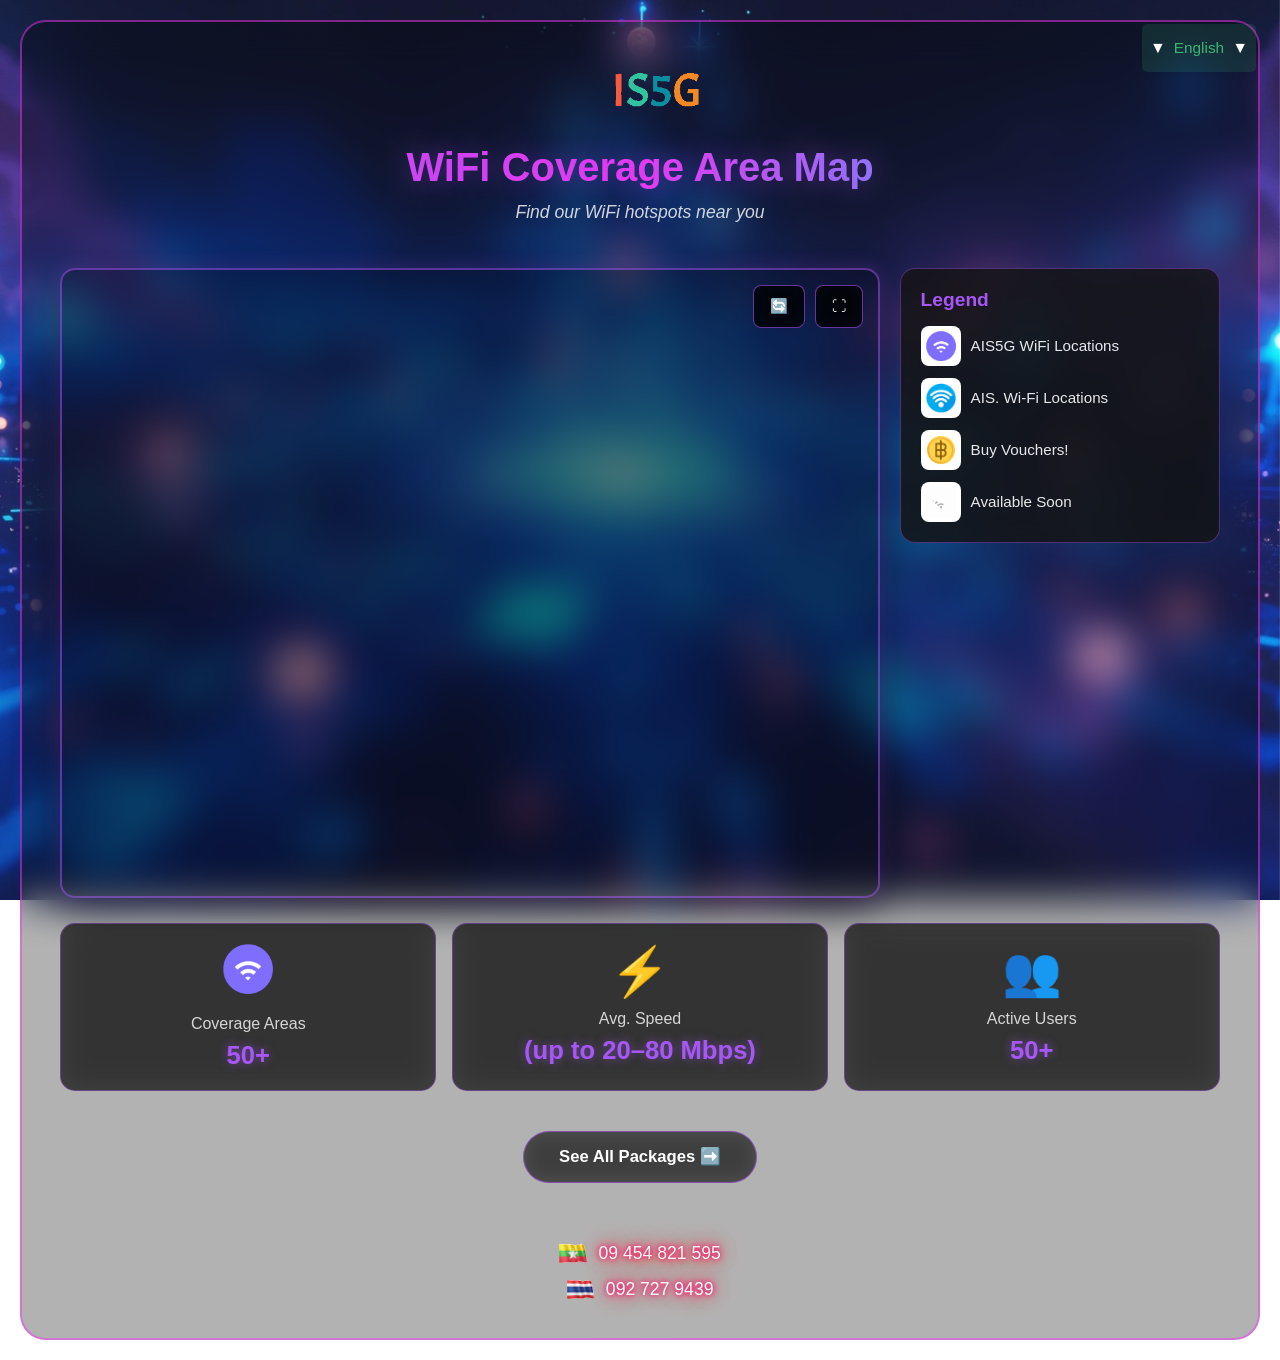
<file: index.html>
<!doctype html>
<html lang="en">
  <head>
    <meta http-equiv="Content-Type" content="text/html; charset=UTF-8" />
    <title>AIS 5G - WiFi Coverage Map</title>
    <meta
      name="viewport"
      content="width=device-width, initial-scale=1.0, maximum-scale=1.0, user-scalable=no"
    />
    <meta http-equiv="X-UA-Compatible" content="IE=edge" />
    <meta http-equiv="Expires" content="0" />
    <meta http-equiv="Pragma" content="no-cache" />
    <meta http-equiv="Cache-Control" content="no-cache" />
    <meta http-equiv="Cache" content="no-cache" />

    <link rel="icon" href="./img/favicon.ico" />
    <link rel="stylesheet" type="text/css" href="./css/coverage-map.css" />
  </head>

  <body cz-shortcut-listen="true">
    <!-- Loading Screen -->
    <div class="body-loading" id="body_loading">
      <img
        src="./img/loading.gif"
        alt="Loading..."
        style="width: 320px; height: 240px"
      />
    </div>

    <!-- Main Container -->
    <div class="body-wrapper">
      <!-- Background -->
      <div class="body-background">
        <div class="body-background-mask"></div>
      </div>

      <!-- Content Wrapper -->
      <div class="body-content-wrapper">
        <div class="body-content" id="body_content">
          <!-- Logo Section -->
          <div class="content-logo-wrapper">
            <img
              class="content-logo"
              src="./img/logoSlow.gif"
              alt="AIS 5G Logo"
            />
          </div>

          <!-- Map Title -->
          <div class="map-title-wrapper">
            <h1 class="map-title" data-i18n="coverage_map_title"></h1>
            <p class="map-subtitle" data-i18n="coverage_map_subtitle"></p>
          </div>

          <!-- Map Container -->
          <div class="map-container">
            <div class="map-wrapper">
              <!-- Google Maps Iframe -->
              <iframe
                id="coverage_map"
                src="https://www.google.com/maps/d/u/0/embed?mid=1pB4Ufg52vS7_B9u0EWrtf-jUdJQe2HQ&ehbc=2E312F"
                width="100%"
                height="100%"
                style="border: 0"
                allowfullscreen=""
                loading="lazy"
                referrerpolicy="no-referrer-when-downgrade"
              >
              </iframe>

              <!-- Map Overlay Controls -->
              <div class="map-controls">
                <button
                  class="map-control-btn"
                  id="refresh_map"
                  data-i18n="refresh_map"
                >
                  <span class="icon">🔄</span>
                  <span class="Refresh">Refresh</span>
                </button>
                <button
                  class="map-control-btn"
                  id="fullscreen_map"
                  data-i18n="fullscreen"
                >
                  <span class="icon">⛶</span>
                  <span class="text">Fullscreen</span>
                </button>
              </div>
            </div>

            <!-- Map Legend -->
            <div class="map-legend">
              <h3 class="legend-title" data-i18n="legend">Legend</h3>
              <div class="legend-items">
                <div class="legend-item">
                  <span class="legend-icon" style="background: #ffffff"
                    ><img
                      src="./icons/wifi.gif"
                      width="30px"
                      height="30px"
                      alt="AIS5G Icon"
                  /></span>
                  <span class="legend-text" data-i18n="AIS5G_location"></span>
                </div>
                <div class="legend-item">
                  <span class="legend-icon" style="background: #ffffff"
                    ><img
                      src="./icons/ais-wifi.png"
                      width="30px"
                      height="30px"
                      alt="AIS Wi-Fi Icon"
                  /></span>
                  <span class="legend-text" data-i18n="AIS_location"
                    >AIS. Wi-Fi Locations</span
                  >
                </div>
                <div class="legend-item">
                  <span class="legend-icon" style="background: #ffffff"
                    ><img
                      src="./icons/baht.png"
                      width="30px"
                      height="30px"
                      alt="Buy Vouchers Icon"
                  /></span>
                  <span class="legend-text" data-i18n="buy_vouchers"
                    >Buy Vouchers!</span
                  >
                </div>
                <div class="legend-item">
                  <span class="legend-icon" style="background: #ffffff"
                    ><img
                      src="./icons/availabile-soon.gif"
                      width="30px"
                      height="30px"
                      alt="Available Soon Icon"
                  /></span>
                  <span class="legend-text" data-i18n="available_soon"
                    >Available Soon</span
                  >
                </div>
              </div>
            </div>
          </div>

          <!-- Coverage Info Cards -->
          <div class="coverage-info">
            <div class="info-card">
              <div class="info-icon">
                <img
                  src="./icons/wifi.gif"
                  width="50px"
                  height="50px"
                  alt="Coverage Areas Icon"
                />
              </div>
              <h3 data-i18n="coverage_areas">WiFi Coverage Areas</h3>
              <p class="info-number" id="coverage_areas">50+</p>
            </div>
            <div class="info-card">
              <div class="info-icon">⚡</div>
              <h3 data-i18n="avg_speed">Avg. Speed</h3>
              <p data-i18n="up_to_speed" class="info-number">
                up to 20–80 Mbps
              </p>
            </div>
            <div class="info-card">
              <div class="info-icon">👥</div>
              <h3 data-i18n="active_users">Active Users</h3>
              <p class="info-number" id="active_users">50+</p>
            </div>
          </div>

          <!-- Go to Packages Button -->
          <div class="go-to-packages-button-wrapper">
            <a
              href="packages-page.html"
              class="go-to-packages-button"
              data-i18n="go_to_packages"
            >
              See All Packages ➡️
            </a>
          </div>

          <!-- Contact Information -->
          <div class="contact-section">
            <div class="neon-container">
              <div class="neon-row">
                <img src="./img/flags/Myanmar-xs.gif" alt="Myanmar Flag" />
                <a href="tel:+959454821595">09 454 821 595</a>
              </div>
              <div class="neon-row">
                <img src="./img/flags/Thailand-xs.gif" alt="Thailand Flag" />
                <a href="tel:+66927279439">092 727 9439</a>
              </div>
            </div>
          </div>
        </div>
      </div>
    </div>

    <!-- Scripts -->
    <script type="text/javascript" src="./js/jquery/jquery.min.js"></script>
    <script type="text/javascript" src="./js/language.js"></script>
    <script type="text/javascript" src="./js/i18n/i18n.js"></script>
    <script type="text/javascript" src="./js/coverage-map.js"></script>
    <script type="text/javascript" src="./loadConfig.json"></script>
  </body>
</html>
</file>
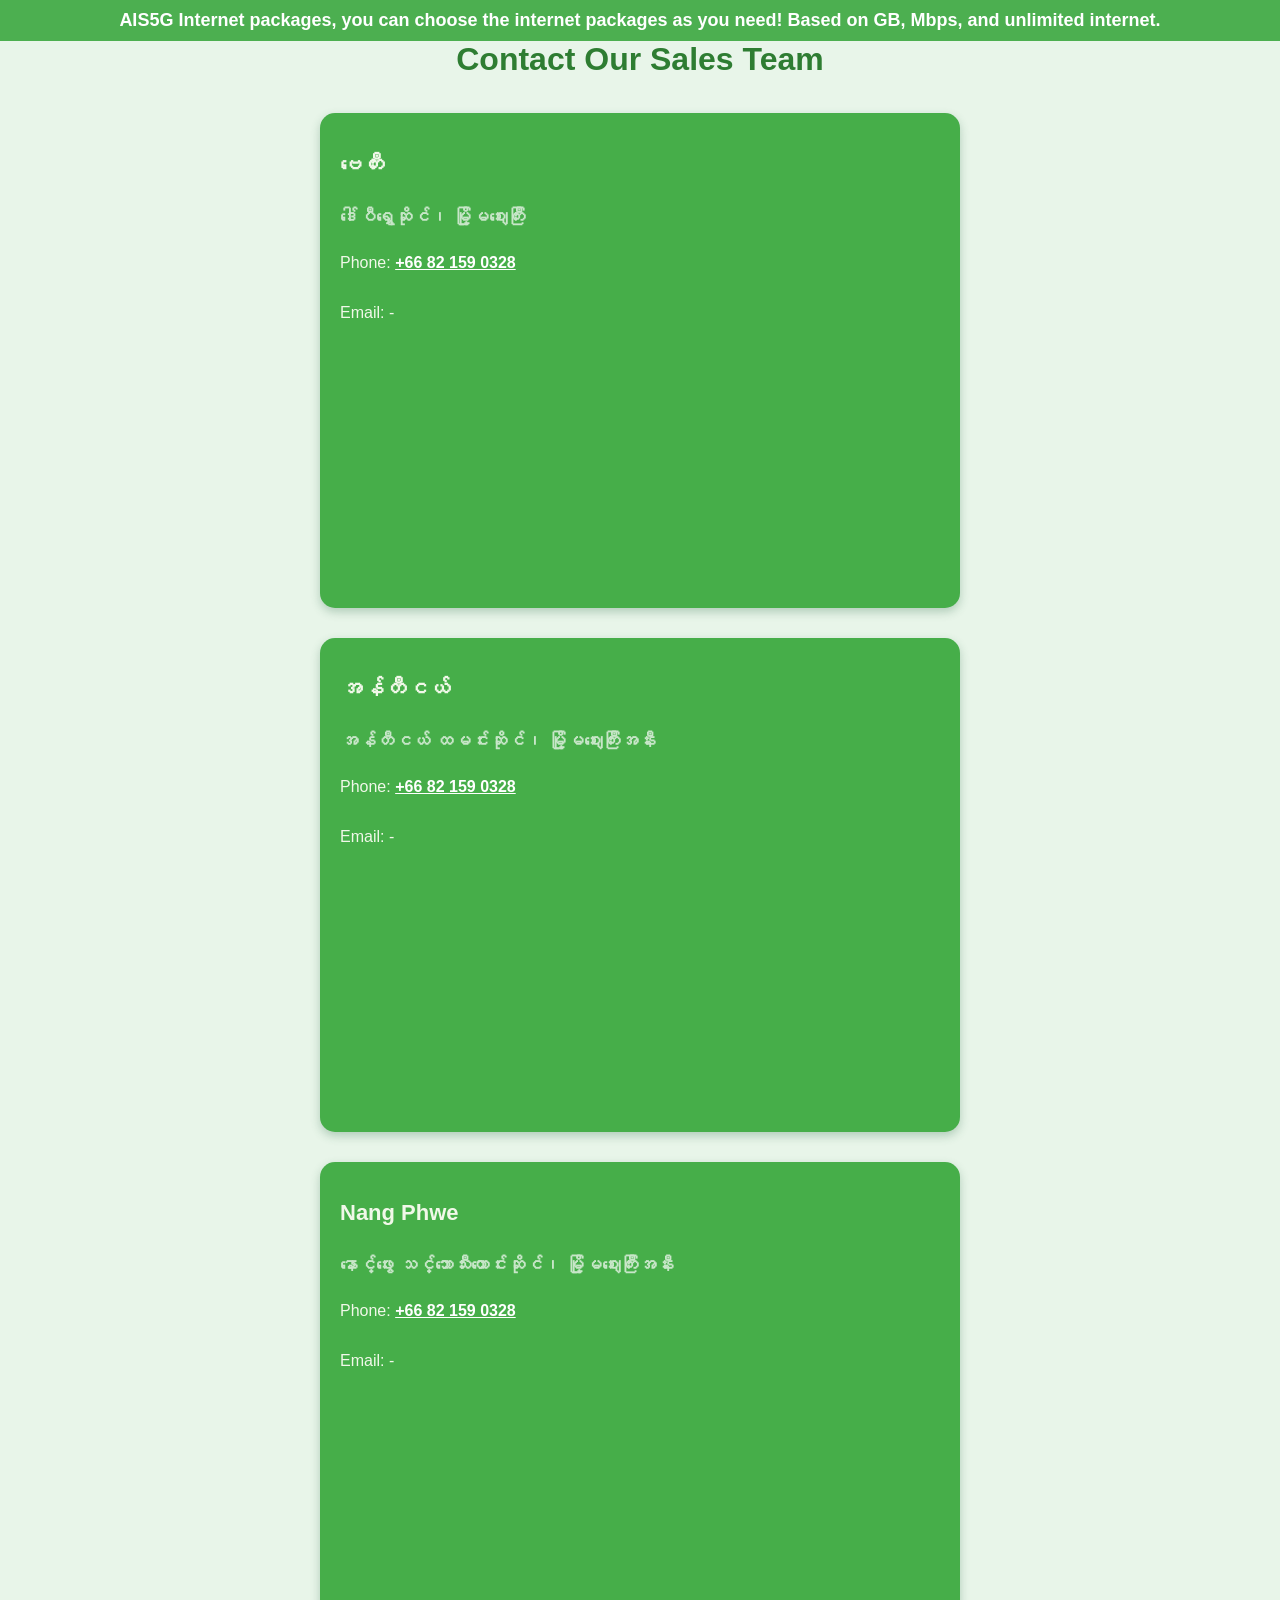
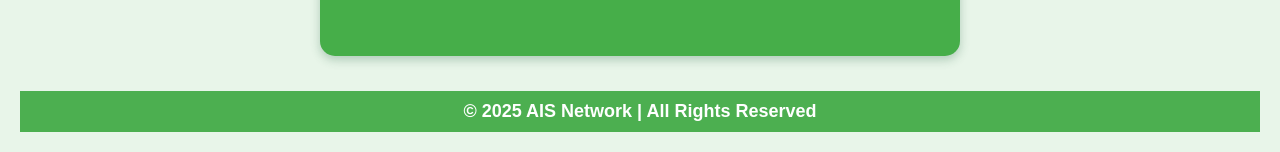
<file: contact.html>
<!DOCTYPE html>
<html lang="en">
<head>
    <meta charset="UTF-8">
    <meta name="viewport" content="width=device-width, initial-scale=1.0">
    <title>AIS5G Internet Packages</title>
    <style>
      body {
            padding-top: 50px; /* Adjust based on header height */
            font-family: Arial, sans-serif;
            display: flex;
            flex-direction: column;
            align-items: center;
            background-color: #e8f5e9;
            padding: 20px;
            margin: 0;
}


        h1 {
            color: #2e7d32;
            text-align: center;
            margin-bottom: 20px;
        }

        .contact-card a {
        color: #ffd700; /* Gold color for better visibility */
        font-weight: bold;
        }

        .contact-card {
            background: #46ae49;
            color: #f1f8e9;
            padding: 20px;
            margin: 15px;
            width: 90%;
            max-width: 600px;
            border-radius: 15px;
            box-shadow: 0 4px 10px rgba(50, 113, 75, 0.3);
            text-align: left;
        }

        .contact-card h2 {
            font-size: 22px;
            margin-bottom: 5px;
        }

        .contact-card h4 {
            font-size: 18px;
            margin-bottom: 10px;
            color: #c8e6c9;
        }

        .contact-card {
    display: flex;
    flex-direction: column;
    align-items: left; /* Centers all content inside */
    text-align: left;
}

        .map {
    width: 100%;
    height: 250px;
    border-radius: 10px;
    border: 0;
    display: block; /* Ensures it behaves as a block element */
    margin: 0 auto; /* Centers it horizontally */
}

        @media (max-width: 600px) {
            .map {
                height: 200px;
            }
        }

        /* Scrolling Header */
        .header {
            width: 100%;
            background: #4CAF50;
            color: white;
            font-size: 18px;
            font-weight: bold;
            padding: 10px 0;
            text-align: center;
            overflow: hidden;
            white-space: nowrap;
            position: fixed;
            top: 0;
            left: 0;
            z-index: 1000;
        }

        .scrolling-text {
            display: inline-block;
            animation: marquee 15s linear infinite;
        }

        .header:hover .scrolling-text {
            animation-play-state: paused;
        }

        @keyframes marquee {
            from { transform: translateX(100%); }
            to { transform: translateX(-100%); }
        }

        .footer {
            width: 100%;
            background: #4CAF50;
            color: white;
            font-size: 18px;
            font-weight: bold;
            padding: 10px 0;
            text-align: center;
            margin-top: 20px;
      
        }
    </style>
</head>
<body>
    <!-- Scrolling Header -->
<div class="header">
    <div class="scrolling-text">
        AIS5G Internet packages, you can choose the internet packages as you need! Based on GB, Mbps, and unlimited internet.
    </div>
</div>
    <h1>Contact Our Sales Team</h1>

    <div class="contact-card">
        <h2>ဗေတီး</h2>
        <h4>ဒေါ်ပီရွှေဆိုင်၊ မြို့မဈေးကြီး</h4>
        <p>Phone: <a href="tel:+66821590328" style="color: #fff;">+66 82 159 0328</a></p>
        <p>Email: -</p>
        <iframe class="map" src="https://www.google.com/maps/embed?pb=!1m18!1m12!1m3!1d680.2459245686312!2d97.97967501529206!3d19.76773215393707!2m3!1f0!2f0!3f0!3m2!1i1024!2i768!4f13.1!3m3!1m2!1s0x30d017b1f9d25ec9%3A0x472ce3b01a14832d!2sMarket%20Homein!5e1!3m2!1sen!2smy!4v1741294070831!5m2!1sen!2smy" allowfullscreen="" loading="lazy" referrerpolicy="no-referrer-when-downgrade"></iframe>
    </div>

    <div class="contact-card">
        <h2>အန်တီငယ်</h2>
        <h4>အန်တီငယ် ထမင်းဆိုင်၊ မြို့မဈေးကြီးအနီး</h4>
        <p>Phone: <a href="tel:+66821590328" style="color: #fff;">+66 82 159 0328</a></p>
        <p>Email: -</p>
        <iframe class="map" src="https://www.google.com/maps/embed?pb=!1m14!1m12!1m3!1d510.19671564503034!2d97.97956313710257!3d19.768042095914637!2m3!1f0!2f0!3f0!3m2!1i1024!2i768!4f13.1!5e1!3m2!1sen!2smy!4v1741294215454!5m2!1sen!2smy" allowfullscreen="" loading="lazy" referrerpolicy="no-referrer-when-downgrade"></iframe>
    </div>

    <div class="contact-card">
        <h2>Nang Phwe</h2>
        <h4>နောင့်ဖွေး သင်္ဘောသီးထောင်းဆိုင်၊ မြို့မဈေးကြီးအနီး</h4>
        <p>Phone: <a href="tel:+66821590328" style="color: #fff;">+66 82 159 0328</a></p>
        <p>Email: -</p>
        <iframe class="map" src="https://www.google.com/maps/embed?pb=!1m14!1m12!1m3!1d526.8264112847967!2d97.97942494567079!3d19.76737727540578!2m3!1f0!2f0!3f0!3m2!1i1024!2i768!4f13.1!5e1!3m2!1sen!2smy!4v1741294407350!5m2!1sen!2smy" allowfullscreen="" loading="lazy" referrerpolicy="no-referrer-when-downgrade"></iframe>
    </div>

    <div class="footer" >
        &copy; 2025 AIS Network | All Rights Reserved
    </div>

</body>
</html>
</file>
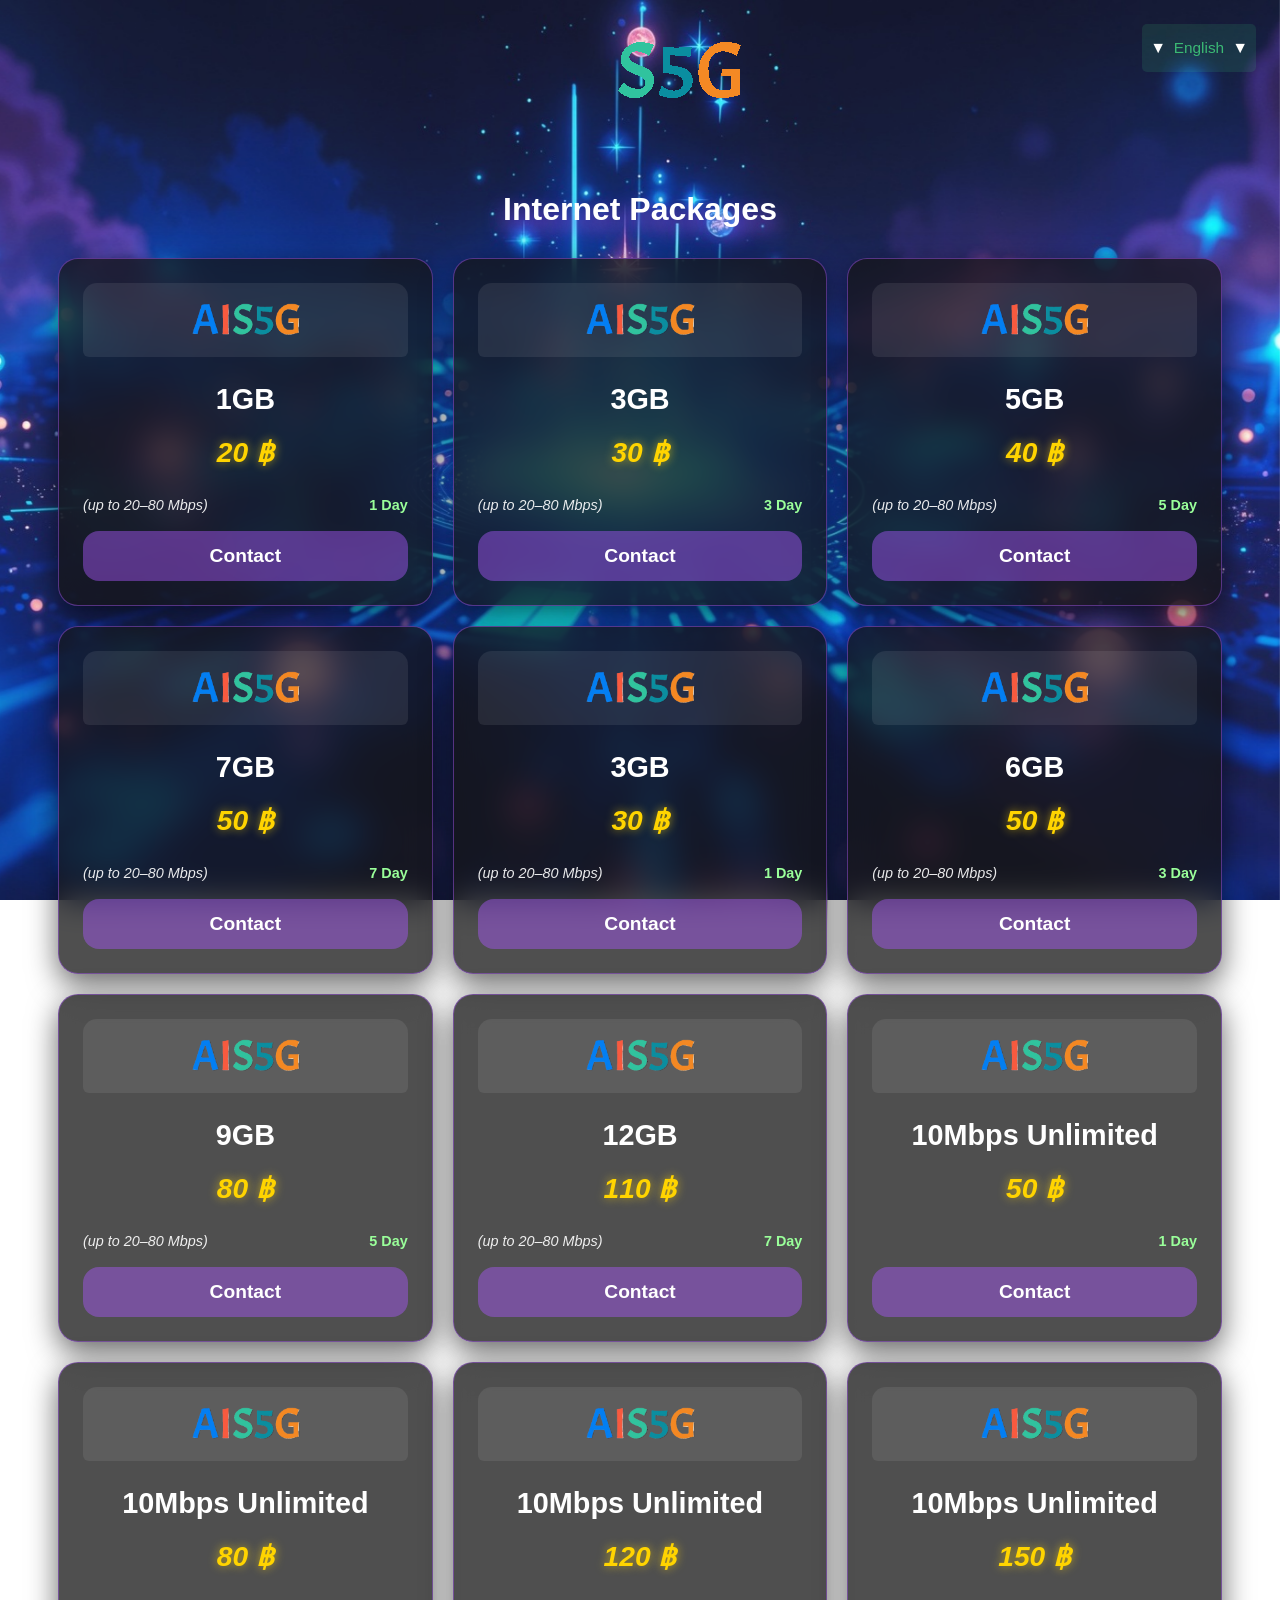
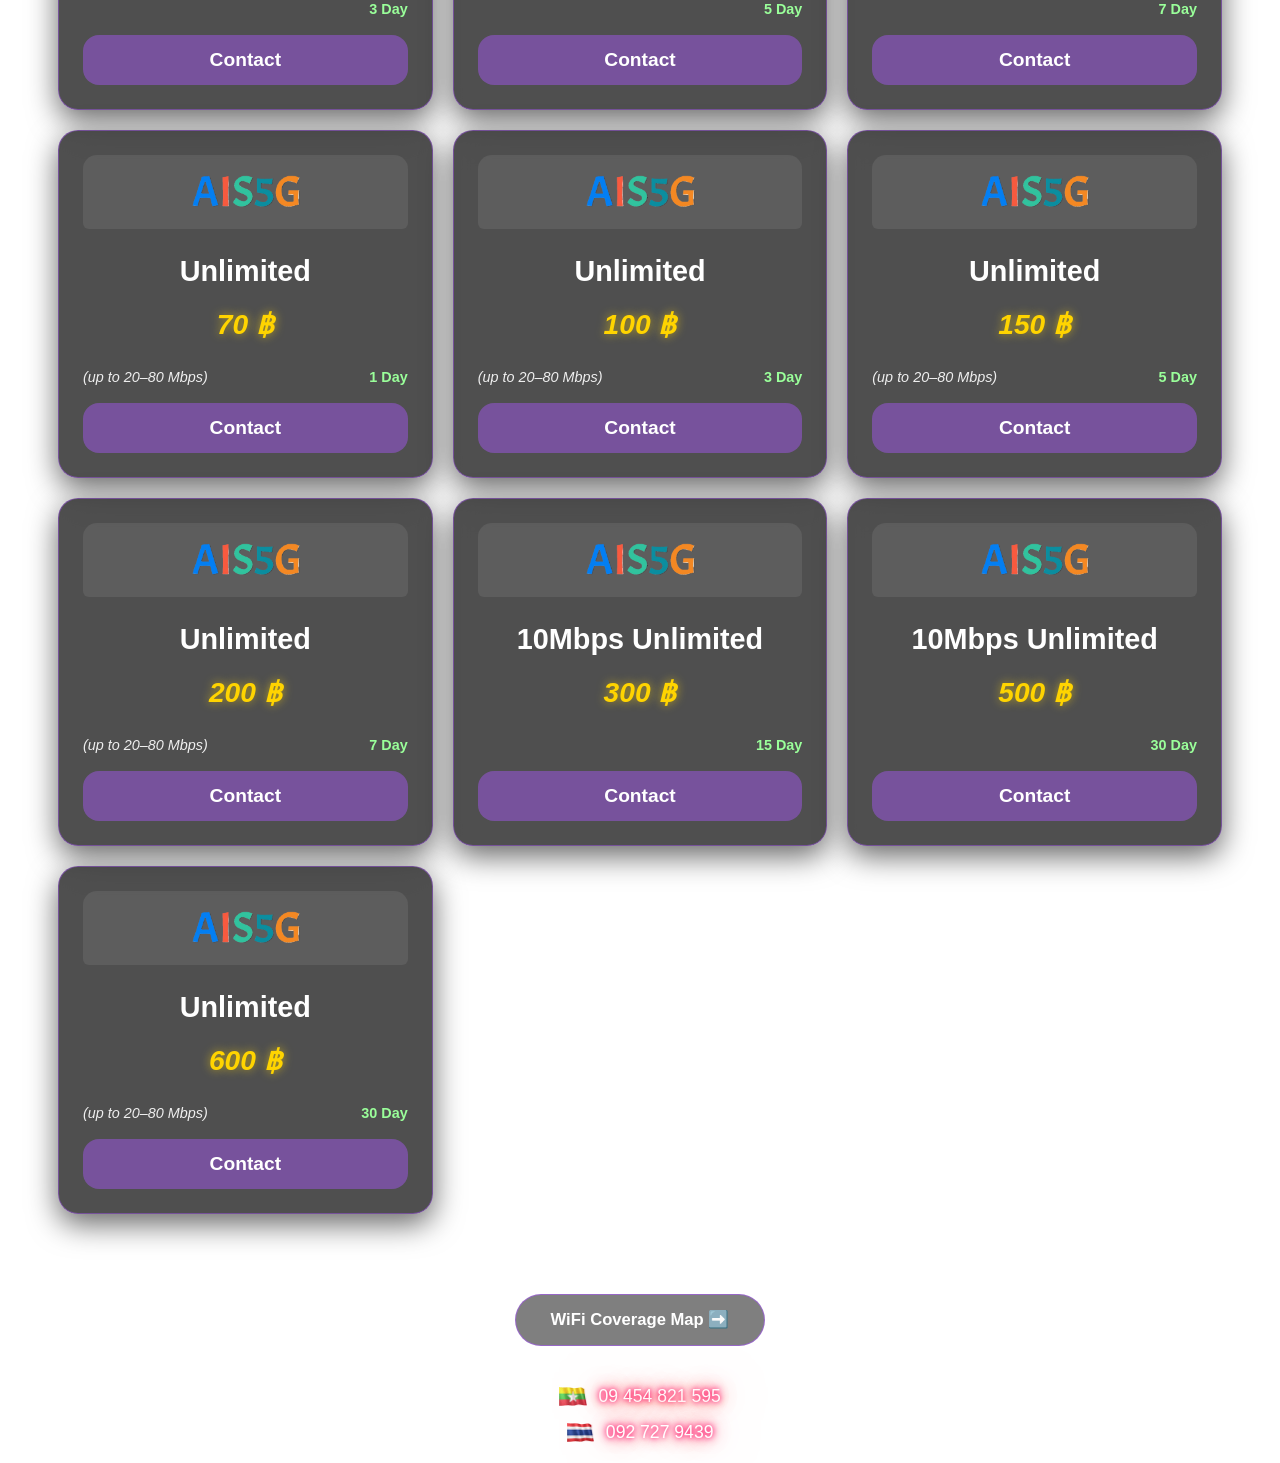
<file: packages-page.html>
<!DOCTYPE html>
<html>
  <head>
    <meta http-equiv="Content-Type" content="text/html; charset=UTF-8" />

    <title>AIS5G - Packages</title>
    <meta name="viewport" content="initial-scale=1.0" />
    <meta http-equiv="X-UA-Compatible" content="IE=edge" />
    <meta http-equiv="Expires" content="0" />
    <meta http-equiv="Pragma" content="no-cache" />
    <meta http-equiv="Cache-Control" content="no-cache" />
    <meta http-equiv="Cache" content="no-cache" />

    <link rel="icon" href="./img/favicon.ico" />
    <link rel="stylesheet" type="text/css" href="./css/index.css" />
  </head>

  <body cz-shortcut-listen="true">
    <div class="body-loading" id="body_loading">
      <img src="./img/loading.gif" style="width: 320px; height: 240px" />
    </div>

    <div class="body-wrapper">
      <div class="body-background">
        <div class="body-background-mask"></div>
      </div>

      <div class="body-content-wrapper">
        

        <!-- Header Section -->
        <div class="header-section">
          <!-- Logo -->
          <div class="logo-wrapper">
            <img class="logo-image" src="./img/logoSlow.gif" alt="AIS 5G Logo" />
          </div>
          <!-- Language Selector will be added by JS -->
        </div>

        <!-- Packages Section -->
        <div class="packages-wrapper">
          <h2 class="packages-title" data-i18n="packages_title"></h2>
          <div id="packages_container" class="packages-container"></div>
        </div>

        <!-- Go to Wifi Coverage Button -->
          <div class="go-to-packages-button-wrapper">
            <a href="index.html" class="go-to-packages-button" data-i18n="wifi_coverage_map">
              WiFi Coverage Map ➡️
            </a>
          </div>

          <!-- Contact Information -->
          <div class="contact-section">
           
            <div class="neon-container">
              <div class="neon-row">
                <img src="./img/flags/Myanmar-xs.gif" alt="Myanmar Flag">
                <a href="tel:+959454821595">09 454 821 595</a>
              </div>
              <div class="neon-row">
                <img src="./img/flags/Thailand-xs.gif" alt="Thailand Flag">
                <a href="tel:+66927279439">092 727 9439</a>
              </div>
            </div>
          </div>
      </div>
    </div>
    </div>

    <script type="text/javascript" src="./js/jquery/jquery.min.js"></script>
    <script type="text/javascript" src="./js/language.js"></script>
    <script type="text/javascript" src="./js/i18n/i18n.js"></script>
    <script type="text/javascript" src="./js/index.js"></script>
    <script type="text/javascript" src="./loadConfig.json"></script>
  </body>
</html>
</file>
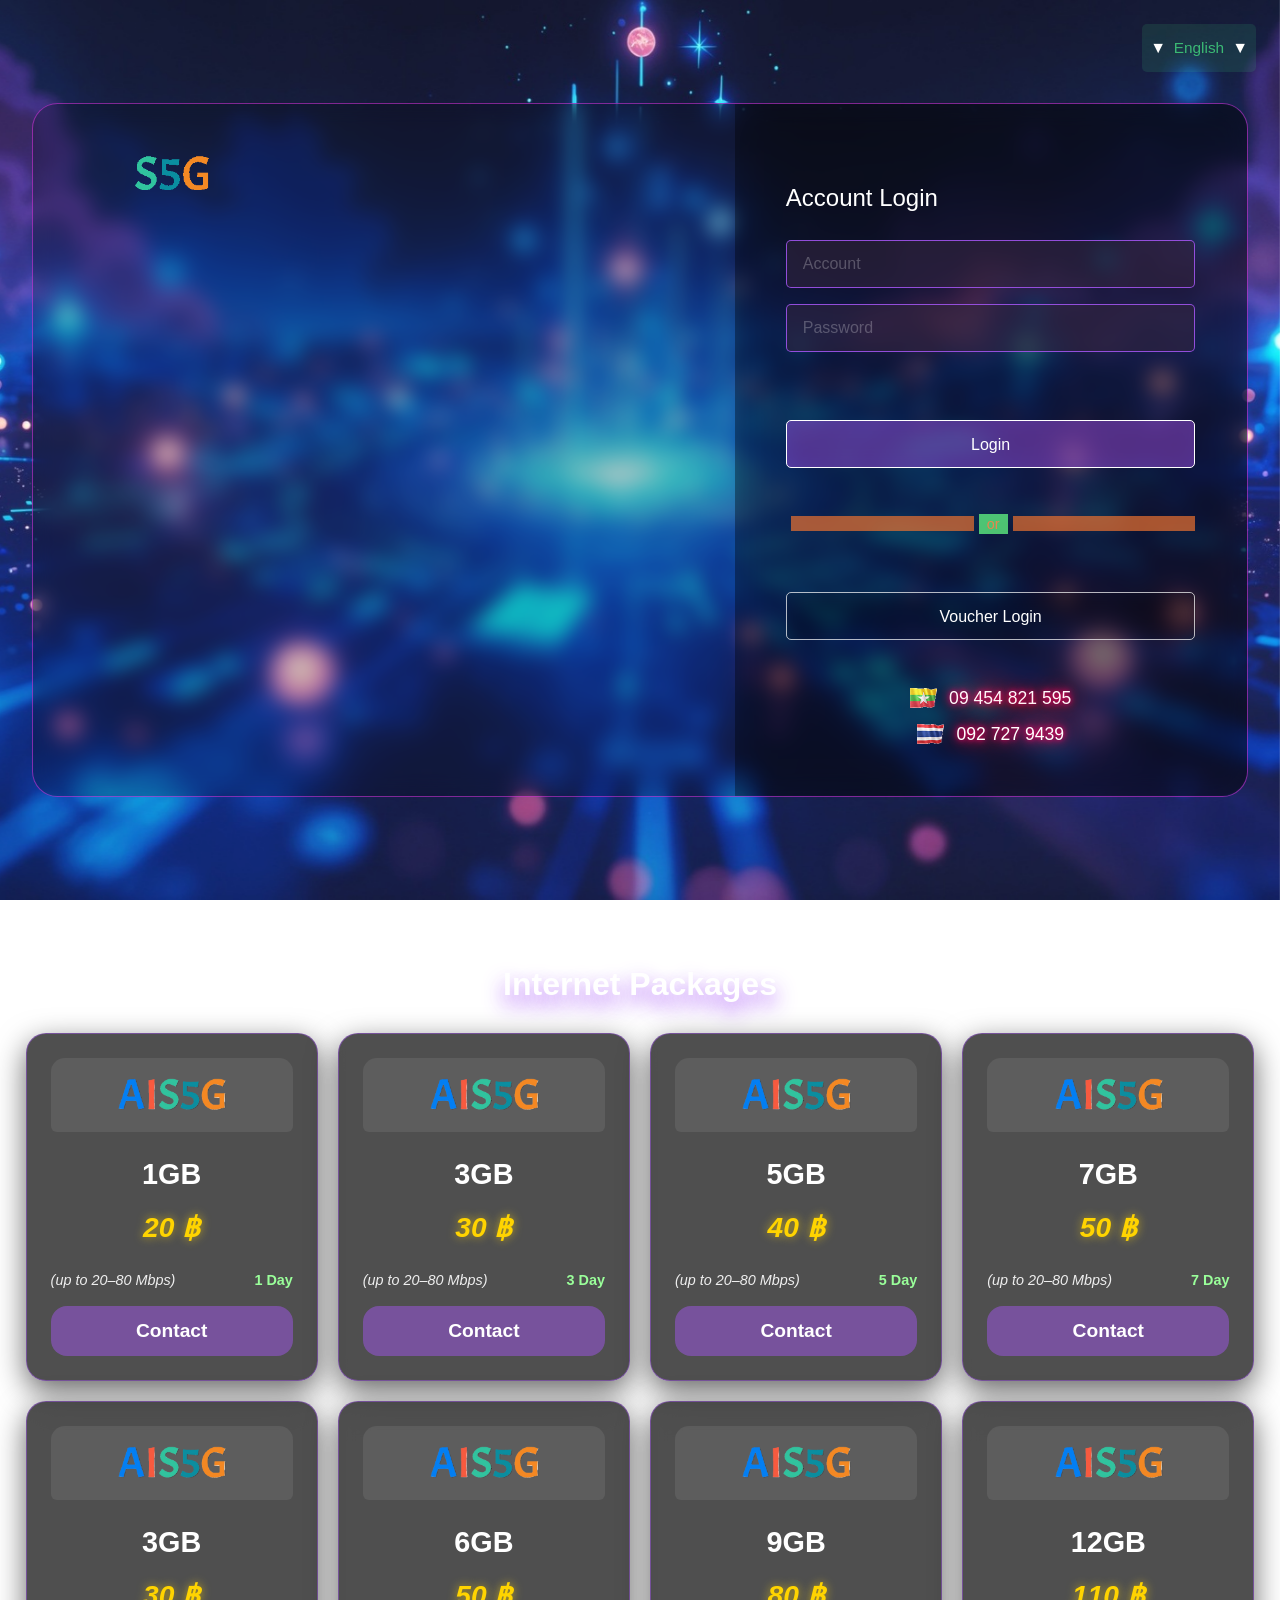
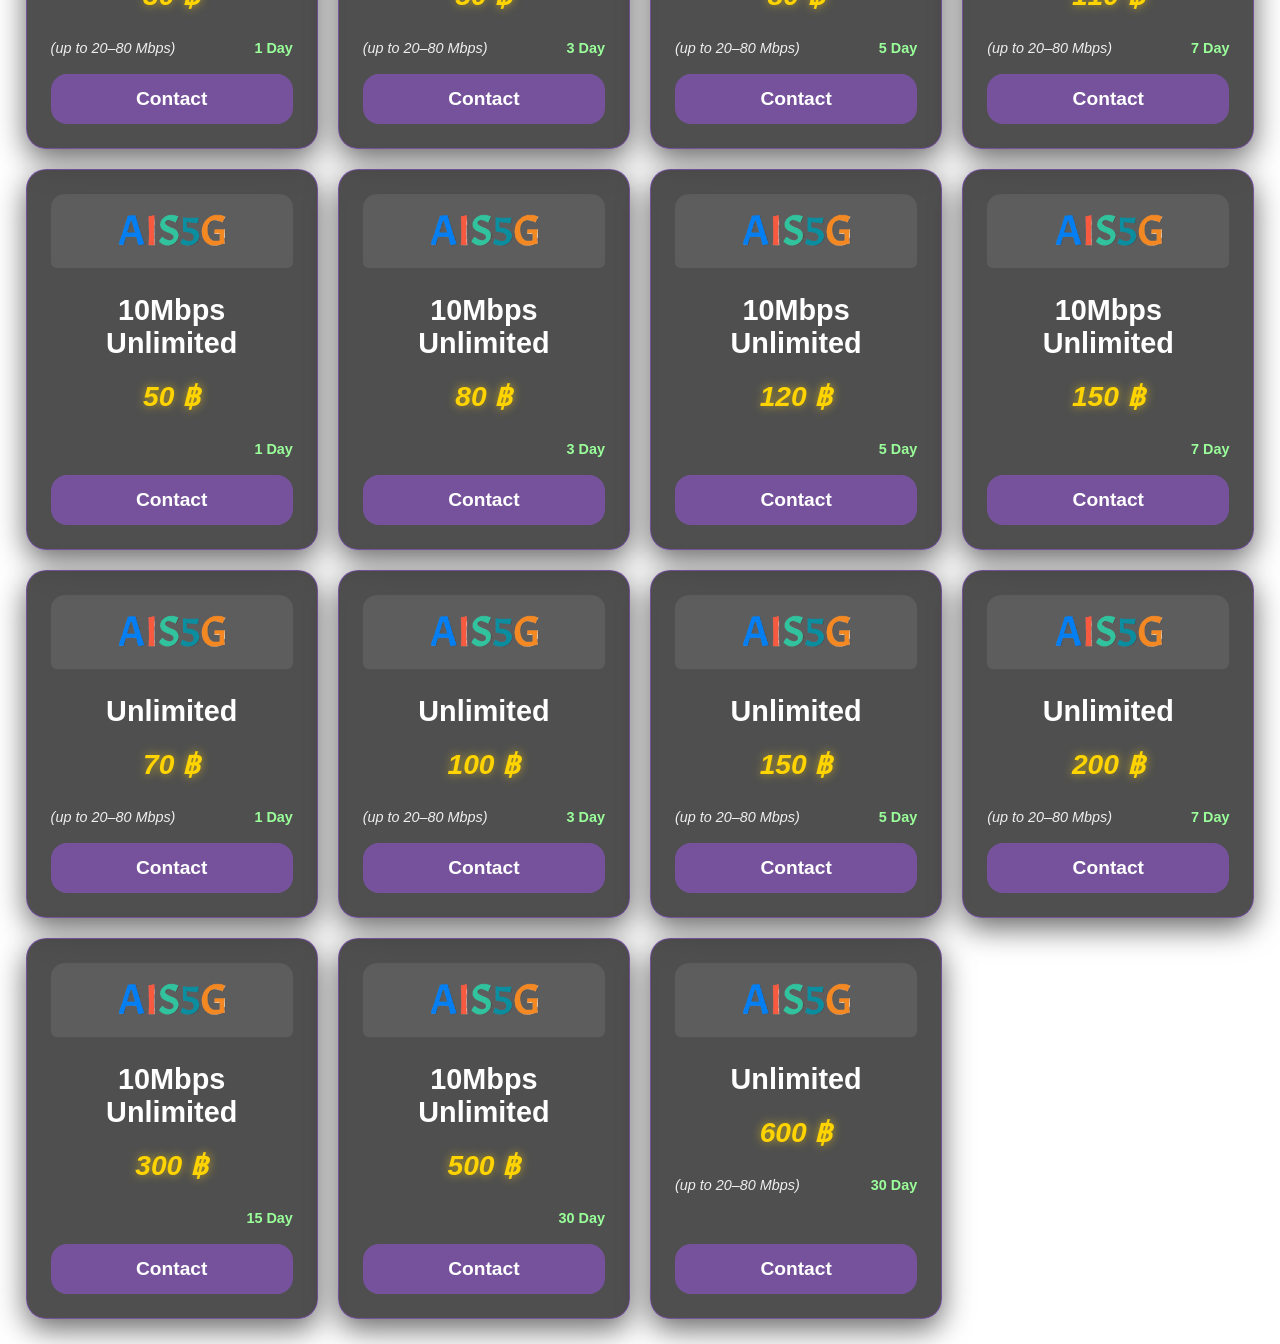
<file: Portal-index.html>
<!doctype html>
<html>
  <head>
    <meta http-equiv="Content-Type" content="text/html; charset=UTF-8" />

    <title>AIS5G Portal</title>
    <meta name="viewport" content="initial-scale=1.0" />
    <meta http-equiv="X-UA-Compatible" content="IE=edge" />
    <meta http-equiv="Expires" content="0" />
    <meta http-equiv="Pragma" content="no-cache" />
    <meta http-equiv="Cache-Control" content="no-cache" />
    <meta http-equiv="Cache" content="no-cache" />

    <link rel="icon" href="./img/favicon.ico" />
    <link rel="stylesheet" type="text/css" href="./css/index.css" />
  </head>

  <body cz-shortcut-listen="true">
    <div class="body-loading" id="body_loading">
      <img src="./img/loading.gif" style="width: 320px; height: 240px" />
    </div>

    <div class="body-wrapper">
      <div class="body-background">
        <div class="body-background-mask"></div>
      </div>

      <div class="body-content-wrapper">
        <div class="body-content" id="body_content">
          <div class="content-decoration-wrapper">
            <!--logo-->
            <div class="content-logo-wrapper">
              <img class="content-logo" src="./img/logoSlow.gif" />
            </div>
          </div>

          <div class="login-wrapper">
            <div class="login-form-wrapper">
              <div>
                <div class="login-form-title"></div>
              </div>

              <div class="login-item login-item-fixaccount hide">
                <input
                  class="rj-input"
                  type="text"
                  id="account_input"
                  data-i18n-placeholder="account"
                />
              </div>
              <div class="login-item login-item-fixaccount hide">
                <input
                  class="rj-input"
                  type="password"
                  id="account_password"
                  data-i18n-placeholder="password"
                />
              </div>
              <div class="login-item login-item-voucher hide">
                <input
                  class="rj-input"
                  type="text"
                  id="voucher_code"
                  data-i18n-placeholder="accesscode"
                />
              </div>
            </div>

            <div class="login-msg" id="login_msg"></div>
            <button
              class="rj-btn rj-btn-primary login-btn"
              id="login_btn"
              data-i18n="login"
            ></button>

            <div class="other-btn-wrapper">
              <div class="login-split-line hide" id="login_split_line">
                <span class="left"></span>
                <span data-i18n="or"> </span>
                <span class="right"></span>
              </div>
              <button
                class="rj-btn login-item login-item-pass hide"
                onclick="IndexObj.changeLoginOption('pass')"
                data-i18n="one_click_login"
              ></button>
              <button
                class="rj-btn login-item login-item-fixaccount hide"
                onclick="IndexObj.changeLoginOption('fixaccount')"
                data-i18n="account_login"
              ></button>
              <button
                class="rj-btn login-item login-item-voucher hide"
                onclick="IndexObj.changeLoginOption('voucher')"
                data-i18n="voucher_login"
              ></button>
              <div class="neon-container">
                <div class="neon-row">
                  <img src="./img/flags/Myanmar-xs.gif" alt="Myanmar Flag" />
                  <a href="tel:+959454821595">09 454 821 595</a>
                </div>

                <div class="neon-row">
                  <img src="./img/flags/Thailand-xs.gif" alt="Thailand Flag" />
                  <a href="tel:+66927279439">092 727 9439</a>
                </div>
              </div>
            </div>
          </div>
        </div>
      </div>
    </div>

    <!-- Packages Section -->
    <div class="packages-wrapper">
      <h2 class="packages-title" data-i18n="packages_title"></h2>
      <div id="packages_container" class="packages-container"></div>
    </div>

    <script type="text/javascript" src="./js/jquery/jquery.min.js"></script>
    <script type="text/javascript" src="./js/language.js"></script>
    <script type="text/javascript" src="./js/i18n/i18n.js"></script>
    <script type="text/javascript" src="./js/index.js"></script>
    <script type="text/javascript" src="./loadConfig.json"></script>
  </body>
</html>
</file>
<file: css/coverage-map.css>
/* Import base styles - same as portal */
/* base style */
* {
  margin: 0;
  padding: 0;
  box-sizing: border-box;
}

html {
  height: 100%;
}

body {
  height: 100%;
  padding: 0px;
  margin: 0px;
  font-size: 1rem;
  color: #fff;
  font-family: -apple-system, BlinkMacSystemFont, Segoe UI, PingFang SC,
    Hiragino Sans GB, Microsoft YaHei, Helvetica Neue, Helvetica, Arial,
    sans-serif, Apple Color Emoji, Segoe UI Emoji, Segoe UI Symbol;
}

/* Common styles - same as portal */
.hide {
  display: none !important;
}

/* Language Dropdown - same as portal */
.dropdown {
  display: flex;
  align-items: center;
  justify-content: center;
  position: relative;
  cursor: pointer;
  line-height: 32px;
}

.dropdown-label {
  color: #48ea86b9;
  user-select: none;
  font-size: clamp(0.8rem, 1.2vw, 1rem);
}

.dropdown-arrow {
  margin: 8px;
  transition: transform 0.3s ease; 
  display: inline-block;
}

.dropdown.actived .dropdown-menu {
  display: block;
}

.dropdown.actived .dropdown-arrow {
  transform: rotate(180deg);
}

.dropdown-menu {
  position: absolute;
  top: 100%;
  right: 0;
  background-color: #0d1117;
  border: 0.5px solid rgba(255, 255, 255, 0.7);
  border-radius: 4px;
  display: none;
  line-height: 18px;
  z-index: 10002;
  min-width: 120px;
}

.dropdown-menu a {
  display: block;
  padding: 8px 16px;
  text-decoration: none;
  color: rgb(255, 255, 255);
  text-align: center;
  font-size: clamp(0.75rem, 1.2vw, 0.9rem);
}

.dropdown-menu a:hover {
  background-color: #48ea86b9;
}

.language-select {
  position: fixed;
  background-color: #48ea861d;
  box-sizing: border-box;
  border-radius: 5px;
  right: clamp(16px, 2vw, 24px);
  top: clamp(16px, 2vw, 24px);
  z-index: 10001;
  cursor: pointer;
}

/* Page Layout - same structure as portal */
.body-wrapper {
  display: flex;
  align-items: center;
  justify-content: center;
  font-size: clamp(0.9rem, 1.5vw, 1rem);
  min-height: 100vh;
  padding: clamp(10px, 2vw, 20px);
}

.body-loading {
  top: 0;
  bottom: 0;
  right: 0;
  left: 0;
  position: fixed;
  text-align: center;
  display: flex;
  align-items: center;
  justify-content: center;
  background: #4269dcd4;
  z-index: 9999;
}

.body-loading img {
  width: clamp(200px, 40vw, 320px);
  height: auto;
}

.body-background {
  position: fixed;
  left: 0;
  top: 0;
  bottom: 0;
  right: 0;
  background: url("../img/bg.jpg") center no-repeat;
  background-size: cover;
  z-index: 0;
}

.body-background-mask {
  position: fixed;
  top: 0;
  bottom: 0;
  min-height: 100%;
  width: 100%;
  background: rgba(255, 255, 255, 0.05);
}

.body-content-wrapper {
  align-items: center;
  box-sizing: border-box;
  display: flex;
  flex-direction: column;
  width: 100%;
  max-width: 1400px;
  position: relative;
  z-index: 1;
}

.body-content {
  align-items: center;
  box-sizing: border-box;
  display: flex;
  flex-direction: column;
  justify-content: flex-start;
  width: 100%;
  position: relative;
  background: rgba(0, 0, 0, 0.3);
  backdrop-filter: blur(20px);
  -webkit-backdrop-filter: blur(20px);
  border-radius: clamp(16px, 2vw, 32px);
  border: 2px solid rgba(240, 56, 243, 0.5);
  padding: clamp(20px, 3vw, 40px);
  gap: clamp(15px, 2vw, 25px);
}

/* Logo - same as portal */
.content-logo-wrapper {
  width: 100%;
  max-width: clamp(100px, 12vw, 150px);
  display: block;
  margin: 0 auto;
}

.content-logo {
  width: 100%;
  height: auto;
  display: block;
}

/* Map Title Section */
.map-title-wrapper {
  text-align: center;
  width: 100%;
  margin-bottom: clamp(15px, 2vw, 20px);
}

.map-title {
  font-size: clamp(1.5rem, 3.5vw, 2.5rem);
  font-weight: bold;
  margin-bottom: clamp(8px, 1vw, 12px);
  background: linear-gradient(90deg, #a757f7, #f038f3, #00d4ff);
  -webkit-background-clip: text;
  -webkit-text-fill-color: transparent;
  background-clip: text;
  text-shadow: 0 0 30px rgba(167, 87, 247, 0.5);
}

.map-subtitle {
  font-size: clamp(0.9rem, 1.5vw, 1.1rem);
  color: rgba(255, 255, 255, 0.8);
  font-style: italic;
}

/* Map Container */
.map-container {
  width: 100%;
  display: flex;
  flex-direction: column;
  gap: clamp(15px, 2vw, 20px);
}

.map-wrapper {
  width: 100%;
  height: clamp(400px, 60vh, 600px);
  position: relative;
  border-radius: clamp(10px, 1.5vw, 15px);
  overflow: hidden;
  border: 2px solid rgba(167, 87, 247, 0.5);
  box-shadow: 0 10px 40px rgba(0, 0, 0, 0.6),
              0 0 20px rgba(167, 87, 247, 0.3);
  background: rgba(0, 0, 0, 0.3);
}

.map-wrapper iframe {
  display: block;
  border-radius: clamp(10px, 1.5vw, 15px);
}

/* Map Controls */
.map-controls {
  position: absolute;
  top: clamp(10px, 1.5vw, 15px);
  right: clamp(10px, 1.5vw, 15px);
  display: flex;
  gap: clamp(8px, 1vw, 10px);
  z-index: 5;
}

.map-control-btn {
  background: rgba(0, 0, 0, 0.7);
  backdrop-filter: blur(10px);
  -webkit-backdrop-filter: blur(10px);
  border: 1px solid rgba(167, 87, 247, 0.6);
  border-radius: 8px;
  padding: clamp(8px, 1.2vw, 12px) clamp(12px, 1.8vw, 16px);
  color: #fff;
  cursor: pointer;
  display: flex;
  align-items: center;
  gap: 6px;
  font-size: clamp(0.8rem, 1.2vw, 0.9rem);
  transition: all 0.3s ease;
}

.map-control-btn:hover {
  background: rgba(167, 87, 247, 0.8);
  border-color: rgba(240, 56, 243, 0.8);
  transform: translateY(-2px);
  box-shadow: 0 5px 15px rgba(167, 87, 247, 0.5);
}

.map-control-btn .icon {
  font-size: clamp(1rem, 1.5vw, 1.2rem);
}

/* Map Legend */
.map-legend {
  background: rgba(20, 20, 20, 0.8);
  backdrop-filter: blur(15px);
  -webkit-backdrop-filter: blur(15px);
  border: 1px solid rgba(167, 87, 247, 0.4);
  border-radius: clamp(10px, 1.5vw, 15px);
  padding: clamp(15px, 2vw, 20px);
  width: 100%;
}

.legend-title {
  font-size: clamp(1rem, 1.5vw, 1.2rem);
  margin-bottom: clamp(12px, 1.5vw, 15px);
  color: #a757f7;
  font-weight: 600;
}

.legend-items {
  display: grid;
  grid-template-columns: repeat(auto-fit, minmax(clamp(150px, 20vw, 200px), 1fr));
  gap: clamp(10px, 1.5vw, 12px);
}

.legend-item {
  display: flex;
  align-items: center;
  gap: clamp(8px, 1vw, 10px);
  font-size: clamp(0.85rem, 1.2vw, 0.95rem);
}

.legend-icon {
  width: clamp(30px, 4vw, 40px);
  height: clamp(30px, 4vw, 40px);
  border-radius: 8px;
  display: flex;
  align-items: center;
  justify-content: center;
  font-size: clamp(1rem, 1.5vw, 1.2rem);
  border: 1px solid rgba(255, 255, 255, 0.3);
}

.legend-text {
  color: rgba(255, 255, 255, 0.9);
}

/* Coverage Info Cards */
.coverage-info {
  display: grid;
  grid-template-columns: repeat(auto-fit, minmax(clamp(140px, 20vw, 180px), 1fr));
  gap: clamp(16px, 2vw, 15px);
  width: 100%;
}

.info-card {
  background: rgba(20, 20, 20, 0.7);
  backdrop-filter: blur(15px);
  -webkit-backdrop-filter: blur(15px);
  border: 1px solid rgba(167, 87, 247, 0.4);
  border-radius: clamp(12px, 1.5vw, 15px);
  padding: clamp(15px, 2vw, 20px);
  text-align: center;
  transition: all 0.3s ease;
}

.info-card:hover {
  transform: translateY(-5px);
  border-color: rgba(167, 87, 247, 0.8);
  box-shadow: 0 10px 30px rgba(167, 87, 247, 0.3);
}

.info-icon {
  font-size: clamp(2rem, 4vw, 3rem);
  margin-bottom: clamp(8px, 1vw, 10px);
}

.info-card h3 {
  font-size: clamp(0.85rem, 1.3vw, 1rem);
  color: rgba(255, 255, 255, 0.8);
  margin-bottom: clamp(6px, 1vw, 8px);
  font-weight: 500;
}

.info-number {
  font-size: clamp(1.3rem, 2vw, 1.8rem);
  font-weight: bold;
  color: #a757f7;
  text-shadow: 0 0 10px rgba(167, 87, 247, 0.5);
}

/* Back Button */
.back-button-wrapper {
  width: 100%;
  display: flex;
  justify-content: center;
  margin-top: clamp(10px, 1.5vw, 15px);
}

.back-button {
  background: rgba(0, 0, 0, 0.5);
  backdrop-filter: blur(10px);
  -webkit-backdrop-filter: blur(10px);
  border: 1px solid rgba(167, 87, 247, 0.6);
  border-radius: 30px;
  padding: clamp(12px, 1.8vw, 15px) clamp(25px, 3vw, 35px);
  color: #fff;
  text-decoration: none;
  font-size: clamp(0.9rem, 1.3vw, 1.1rem);
  font-weight: 600;
  transition: all 0.3s ease;
  display: inline-flex;
  align-items: center;
  gap: 8px;
}

.back-button:hover {
  background: rgba(167, 87, 247, 0.8);
  border-color: rgba(240, 56, 243, 0.8);
  transform: translateX(-5px);
  box-shadow: 0 5px 20px rgba(167, 87, 247, 0.5);
}

/* Go Button */
.go-to-packages-button-wrapper {
  width: 100%;
  display: flex;
  justify-content: center;
  margin-top: clamp(10px, 1.5vw, 15px);
}

.go-to-packages-button {
  background: rgba(0, 0, 0, 0.5);
  backdrop-filter: blur(10px);
  -webkit-backdrop-filter: blur(10px);
  border: 1px solid rgba(167, 87, 247, 0.6);
  border-radius: 30px;
  padding: clamp(12px, 1.8vw, 15px) clamp(25px, 3vw, 35px);
  color: #fff;
  text-decoration: none;
  font-size: clamp(0.9rem, 1.3vw, 1.1rem);
  font-weight: 600;
  transition: all 0.3s ease;
  display: inline-flex;
  align-items: center;
  gap: 8px;
}

.go-to-packages-button:hover {
  background: rgba(167, 87, 247, 0.8);
  border-color: rgba(240, 56, 243, 0.8);
  transform: translateX(10px);
  box-shadow: 0 5px 20px rgba(167, 87, 247, 0.5);
}

/* Contact Section - same neon effect as portal */
.contact-section {
  width: 100%;
  text-align: center;
  margin-top: clamp(15px, 2vw, 20px);
}

.contact-section h3 {
  font-size: clamp(1.1rem, 1.8vw, 1.3rem);
  margin-bottom: clamp(12px, 1.5vw, 15px);
  color: #a757f7;
}

.neon-container {
  display: flex;
  flex-direction: column;
  gap: clamp(10px, 1.5vw, 15px);
  align-items: center;
  margin-top: clamp(10px, 1.5vw, 15px);
  width: 100%;
}

.neon-row {
  display: flex;
  align-items: center;
  gap: clamp(8px, 1.5vw, 12px);
  justify-content: center;
}

.neon-row img {
  height: clamp(1em, 1.5vw, 1.2em);
  width: auto;
  vertical-align: middle;
}

.neon-row a {
  font-size: clamp(0.9rem, 1.5vw, 1.1rem);
  color: #fff;
  text-decoration: none;
  text-shadow: 0 0 5px #ff005e,
               0 0 10px #ff005e,
               0 0 20px #ff005e,
               0 0 40px #ff005e,
               0 0 80px #ff005e;
  animation: glow 1.5s infinite alternate;
  transition: transform 0.3s ease;
}

.neon-row a:hover {
  transform: scale(1.1);
}

@keyframes glow {
  0% {
    text-shadow: 0 0 5px #ff005e, 0 0 10px #ff005e, 0 0 20px #ff005e, 0 0 40px #ff005e, 0 0 80px #ff005e;
  }
  100% {
    text-shadow: 0 0 10px #00d4ff, 0 0 20px #00d4ff, 0 0 40px #00d4ff, 0 0 80px #00d4ff, 0 0 160px #00d4ff;
  }
}

/* Tablet Styles */
@media screen and (min-width: 768px) {
  .map-wrapper {
    height: clamp(500px, 65vh, 700px);
  }

  .coverage-info {
    grid-template-columns: repeat(3, 1fr);
  }

  .legend-items {
    grid-template-columns: repeat(2, 1fr);
  }
}

/* Desktop Styles */
@media screen and (min-width: 1025px) {
  .map-container {
    flex-direction: row;
    align-items: flex-start;
  }

  .map-wrapper {
    flex: 1;
    height: clamp(550px, 70vh, 750px);
  }

  .map-legend {
    width: clamp(250px, 25vw, 350px);
    flex-shrink: 0;
  }

  .legend-items {
    grid-template-columns: 1fr;
  }
}

/* Ultra-wide screens */
@media screen and (min-width: 1600px) {
  .body-content-wrapper {
    max-width: 1600px;
  }
}
</file>
<file: css/index.css>
/* base style */
* {
  margin: 0;
  padding: 0;
  box-sizing: border-box;
}

html {
  height: 100%;
}

body {
  height: 100%;
  padding: 0px;
  margin: 0px;
  font-size: 1rem;
  color: #fff;
  font-family: -apple-system, BlinkMacSystemFont, Segoe UI, PingFang SC,
    Hiragino Sans GB, Microsoft YaHei, Helvetica Neue, Helvetica, Arial,
    sans-serif, Apple Color Emoji, Segoe UI Emoji, Segoe UI Symbol;
}

/* common component style */
.hide {
  display: none !important;
}

.rj-btn {
  cursor: pointer;
  text-align: center;
  position: relative;
  background: rgba(0, 0, 0, 0.1);
  border: 0.5px solid rgba(2, 255, 27, 0.9);
  backdrop-filter: blur(10px);
  -webkit-backdrop-filter: blur(10px);
  border-radius: 5px;
  height: 48px;
  line-height: 48px !important;
  width: 100%;
  text-overflow: ellipsis;
  overflow: hidden;
  color: #fff;
  font-size: clamp(0.8rem, 1.5vw, 1rem);
  transition: all 0.3s ease;
}

.rj-btn:hover {
  transform: scale(1.02);
  box-shadow: 0 0 15px rgba(147, 50, 244, 0.688);
}

.rj-btn.rj-btn-primary {
  background: #a757f776;
  border-color: rgb(255, 255, 255);
}

.rj-input {
  color: rgb(255, 255, 255);
  border-color: rgb(255, 255, 255);
}

.rj-input::-webkit-input-placeholder {
  color: rgba(255, 255, 255, 0.25);
}

.rj-input::-moz-placeholder {
  color: rgba(255, 255, 255, 0.25);
}

.rj-input:-ms-input-placeholder {
  color: rgba(255, 255, 255, 0.25);
}

.dropdown {
  display: flex;
  align-items: center;
  justify-content: center;
  position: relative;
  cursor: pointer;
  line-height: 32px;
}

.dropdown-label {
  color: #48ea86b9;
  user-select: none;
  font-size: clamp(0.8rem, 1.2vw, 1rem);
}

.dropdown-arrow {
  margin: 8px;
  transition: transform 0.3s ease; 
  display: inline-block;
}

.dropdown.actived .dropdown-menu {
  display: block;
}

.dropdown.actived .dropdown-arrow {
  transform: rotate(180deg);
}

.dropdown-menu {
  position: absolute;
  top: 100%;
  right: 0;
  background-color: #0d1117;
  border: 0.5px solid rgba(255, 255, 255, 0.7);
  border-radius: 4px;
  display: none;
  line-height: 18px;
  z-index: 10002;
  min-width: 120px;
}

.dropdown-menu a {
  display: block;
  padding: 8px 16px;
  text-decoration: none;
  color: rgb(255, 255, 255);
  text-align: center;
  font-size: clamp(0.75rem, 1.2vw, 0.9rem);
}

.dropdown-menu a:hover {
  background-color: #48ea86b9;
}

/* page style */
.language-select {
  position: fixed;
  background-color: #48ea861d;
  box-sizing: border-box;
  border-radius: 5px;
  right: clamp(16px, 2vw, 24px);
  top: clamp(16px, 2vw, 24px);
  z-index: 10001;
  cursor: pointer;
}


.body-wrapper {
  display: flex;
  align-items: center;
  justify-content: center;
  font-size: clamp(0.9rem, 1.5vw, 1rem);
  min-height: 100vh;
  padding: clamp(10px, 2vw, 20px);
}

.body-loading {
  top: 0;
  bottom: 0;
  right: 0;
  left: 0;
  position: fixed;
  text-align: center;
  display: flex;
  align-items: center;
  justify-content: center;
  background: #4269dcd4;
  z-index: 9999;
}

.body-loading img {
  width: clamp(200px, 40vw, 320px);
  height: auto;
}

.body-background {
  position: fixed;
  left: 0;
  top: 0;
  bottom: 0;
  right: 0;
  background: url(../img/bg.jpg) center no-repeat;
  background-size: cover;
  z-index: 0;
}

.body-background-mask {
  position: fixed;
  top: 0;
  bottom: 0;
  min-height: 100%;
  width: 100%;
  background: rgba(255, 255, 255, 0.05);
}

.body-content-wrapper {
  align-items: center;
  box-sizing: border-box;
  display: flex;
  flex-direction: column;
  width: 100%;
  max-width: 98%;
  position: relative;
  z-index: 1;
}

.body-content {
  align-items: center;
  box-sizing: border-box;
  display: flex;
  flex-direction: column;
  justify-content: flex-start;
  width: 100%;
  position: relative;
  background: rgba(0, 0, 0, 0.2);
  backdrop-filter: blur(10px);
  -webkit-backdrop-filter: blur(10px);
  border-radius: clamp(16px, 2vw, 32px);
  border: 1px solid rgba(240, 56, 243, 0.5);
  padding: clamp(20px, 3vw, 40px);
  gap: clamp(20px, 3vw, 30px);
}

.content-logo-wrapper {
  width: 100%;
  max-width: clamp(120px, 15vw, 200px);
  display: block;
  margin: 0 auto;
}

.content-logo {
  width: 100%;
  height: auto;
  display: block;
}

.content-decoration-wrapper {
  align-items: center;
  display: flex;
  flex-direction: column;
  justify-content: center;
  width: 100%;
}

.login-wrapper {
  align-items: center;
  box-sizing: border-box;
  display: flex;
  flex-direction: column;
  justify-content: center;
  width: 100%;
  max-width: 500px;
  padding: 0 clamp(16px, 3vw, 32px);
}

.login-form-wrapper {
  display: flex;
  flex-direction: column;
  width: 100%;
  position: relative;
  box-sizing: border-box;
  line-height: 20px;
  font-size: clamp(0.75rem, 1.2vw, 1rem);
}

.login-form-title {
  display: inline-block;  
  font-weight: 500;
  text-transform: capitalize;
  font-size: clamp(1.2rem, 2.5vw, 1.5rem);
  line-height: 1.5;
  margin-top: clamp(16px, 2vw, 24px);
  margin-bottom: clamp(16px, 2vw, 24px);
  text-align: center;
}

.login-form-wrapper .rj-input {
  width: 100%;
  height: clamp(44px, 6vw, 48px);
  line-height: clamp(44px, 6vw, 48px);
  padding: 0 clamp(12px, 2vw, 16px);
  box-sizing: border-box;
  background: #32253e95;
  border: 1px solid #a757f7d7;
  color: #ffffff;
  border-radius: 5px;
  margin-bottom: clamp(12px, 2vw, 16px);
  font-size: clamp(0.85rem, 1.3vw, 1rem);
}

.login-split-line {
  display: flex;
  align-items: center;
  justify-content: center;
  margin: clamp(12px, 2vw, 16px) 0;
  width: 100%;
}

.login-split-line span {
  margin: clamp(20px, 3vw, 30px) 0 clamp(20px, 3vw, 30px) 5px;
  font-size: clamp(0.8rem, 1.3vw, 0.9rem);
  background-color: #60f07fc9;
  color: #ef844bf4;
  padding: 2px 8px;
}

.login-split-line .left,
.login-split-line .right {
  flex: 1;
  height: clamp(10px, 1.5vw, 15px);
  background-color: #eb7130b3;
}

.login-msg {
  font-size: clamp(0.75rem, 1.2vw, 0.8rem);
  color: rgb(255, 0, 17);
  text-shadow: 2px 2px 4px black, 1px 1px 50px blue, 1px 1px 10px rgb(255, 255, 255);
  text-align: center;
  min-height: 20px;
  width: 100%;
}

.login-wrapper .rj-btn {
  margin-bottom: clamp(12px, 2vw, 16px);
}

.login-wrapper .login-btn {
  margin-top: clamp(20px, 3vw, 32px);
  margin-bottom: 0;
}
.login-item {
  align-items: center;
  display: flex;
  flex-direction: column;
  justify-content: flex-start;
  width: 100%;
  gap: clamp(8px, 1.5vw, 12px);
}

.other-btn-wrapper {
  align-items: center;
  display: flex;
  flex-direction: column;
  justify-content: flex-start;
  width: 100%;
  gap: clamp(8px, 1.5vw, 12px);
}

/* Contact Section - same neon effect as portal */
.contact-section {
  width: 100%;
  text-align: center;
  margin-top: clamp(15px, 2vw, 20px);
}

.contact-section h3 {
  font-size: clamp(1.1rem, 1.8vw, 1.3rem);
  margin-bottom: clamp(12px, 1.5vw, 15px);
  color: #a757f7;
}


.neon-text {
  font-size: clamp(0.9rem, 1.5vw, 1rem);
  color: #fff;
  text-shadow: 0 0 5px #ff005e, 0 0 10px #ff005e, 0 0 20px #ff005e, 0 0 40px #ff005e, 0 0 80px #ff005e;
  animation: glow 1.5s infinite alternate;
}

@keyframes glow {
  0% {
    text-shadow: 0 0 5px #ff005e, 0 0 10px #ff005e, 0 0 20px #ff005e, 0 0 40px #ff005e, 0 0 80px #ff005e;
  }
  100% {
    text-shadow: 0 0 10px #00d4ff, 0 0 20px #00d4ff, 0 0 40px #00d4ff, 0 0 80px #00d4ff, 0 0 160px #00d4ff;
  }
}

.neon-container {
  display: flex;
  flex-direction: column;
  gap: clamp(10px, 1.5vw, 15px);
  align-items: center;
  margin-top: clamp(15px, 2vw, 20px);
  width: 100%;
}

.neon-row {
  display: flex;
  align-items: center;
  gap: clamp(8px, 1.5vw, 12px);
  justify-content: center;
}

.neon-row img {
  height: clamp(1em, 1.5vw, 1.2em);
  width: auto;
  vertical-align: middle;
}

.neon-row a {
  font-size: clamp(0.85rem, 1.5vw, 1.1rem);
  color: #fff;
  text-decoration: none;
  text-shadow: 0 0 5px #ff005e,
               0 0 10px #ff005e,
               0 0 20px #ff005e,
               0 0 40px #ff005e,
               0 0 80px #ff005e;
  animation: glow 1.5s infinite alternate;
  transition: transform 0.3s ease;
}

.neon-row a:hover {
  transform: scale(1.1);
}

/* ===== Packages Section ===== */
.packages-wrapper {
  width: 100%;
  margin: clamp(20px, 4vw, 40px) auto;
  padding: clamp(15px, 2vw, 30px);
  position: relative;
  z-index: 1;
}

.packages-title {
  text-align: center;
  font-size: clamp(1.5rem, 3vw, 2rem);
  font-weight: bold;
  margin-bottom: clamp(20px, 3vw, 30px);
  color: #fff;
  text-shadow: 0 10px 20px rgba(167, 87, 247, 0.911);
}

.packages-container {
  display: grid;
  grid-template-columns: repeat(auto-fit, minmax(clamp(250px, 30vw, 280px), 1fr));
  gap: clamp(20px, 2vw, 20px);
  width: 100%;
}

.package-card {
  background: rgba(20, 20, 20, 0.75);
  backdrop-filter: blur(16px);
  -webkit-backdrop-filter: blur(16px);
  border-radius: clamp(15px, 2vw, 20px);
  padding: clamp(18px, 2.5vw, 24px);
  text-align: center;
  box-shadow: 0 10px 30px rgba(0, 0, 0, 0.6);
  border: 1px solid rgba(167, 87, 247, 0.45);
  transition: all 0.3s ease;
  display: flex;
  flex-direction: column;
}

.package-card:hover {
  transform: translateY(-5px);
  border-color: rgba(167, 87, 247, 0.8);
  box-shadow: 0 15px 40px rgba(167, 87, 247, 0.3);
}

.package-title {
  background: rgba(255, 255, 255, 0.08);
  padding: clamp(10px, 1.5vw, 12px);
  border-radius: 14px 14px 6px 6px;
  font-weight: 600;
  font-size: clamp(0.95rem, 1.5vw, 1.1rem);
  margin-bottom: clamp(12px, 1.8vw, 16px);
  display: flex;
  justify-content: center;
  align-items: center;
}

.package-logo {
  height: clamp(35px, 5vw, 50px);
  max-width: clamp(100px, 15vw, 120px);
  object-fit: contain;
}

.package-data {
  font-size: clamp(1.4rem, 2.5vw, 1.8rem);
  font-weight: bold;
  margin-top: clamp(8px, 1.2vw, 10px);
  margin-bottom: clamp(15px, 2vw, 20px);
  color: #fff;
}

.package-price-main {
  font-size: clamp(1.3rem, 2.2vw, 1.8rem);
  font-weight: bold;
  font-style: oblique;
  color: #ffd400;
  margin-bottom: clamp(15px, 2vw, 20px);
  text-shadow: 0 0 10px rgba(255, 215, 0, 0.6);
}

.package-currencies {
  display: flex;
  justify-content: center;
  gap: clamp(10px, 1.5vw, 14px);
  margin-bottom: clamp(14px, 2vw, 18px);
 
}

.currency-item {
  display: flex;
  justify-content: center;
  gap: clamp(4px, 0.8vw, 6px);
  font-size: clamp(0.8rem, 1.2vw, 0.95rem);
  width: 98%;
}

.currency-item img {
  width: clamp(16px, 2vw, 18px);
  height: clamp(16px, 2vw, 18px);
}

.package-meta {
  display: flex;
  justify-content: space-between;
  font-size: clamp(0.8rem, 1.2vw, 0.9rem);
  margin-top: clamp(6px, 1vw, 8px);
  margin-bottom: clamp(14px, 2vw, 18px);
  gap: 10px;
}

.package-speed {
  font-style: italic;
  opacity: 0.9;
  flex: 1;
  text-align: left;
}

.package-day {
  color: #9aff9a;
  font-weight: bold;
  text-align: right;
 }

.package-btn {
  display: block;
  background: #a757f776;
  border-color: rgb(255, 255, 255);
  color: #fff;
  padding: clamp(12px, 1.8vw, 14px);
  border-radius: 16px;
  font-size: clamp(1rem, 1.5vw, 1.2rem);
  font-weight: bold;
  text-decoration: none;
  transition: all 0.3s ease;
  margin-top: auto;
}

.package-btn:hover {
  background: rgba(240, 56, 243, 0.8);
  transform: scale(1.05);
  box-shadow: 0 5px 20px rgba(240, 56, 243, 0.4);
}

/* Desktop Layout (>= 1025px) - Side by Side */
@media screen and (min-width: 800px) {
  .body-content {
    flex-direction: row;
    align-items: stretch;
    min-height: clamp(600px, 70vh, 800px);
    padding: 0;
    gap: 0;
  }

  .content-decoration-wrapper {
    flex: 1;
    align-items: flex-start;
    justify-content: flex-start;
    padding: clamp(30px, 3vw, 50px);
  }

  .content-logo-wrapper {
    margin: 0;
    max-width: clamp(120px, 12vw, 180px);
  }

  .login-wrapper {
    width: clamp(450px, 40vw, 600px);
    max-width: none;
    background: rgba(0, 0, 0, 0.3);
    backdrop-filter: blur(20px);
    -webkit-backdrop-filter: blur(20px);
    border-radius: 0 clamp(20px, 2vw, 32px) clamp(20px, 2vw, 32px) 0;
    padding: clamp(30px, 4vw, 60px);
    justify-content: center;
  }

  .rj-btn {
    background: none;
    border: 0.5px solid rgba(255, 255, 255, 0.7);
  }

  .rj-btn.rj-btn-primary {
    background: #a757f776;
    border-color: rgb(255, 255, 255);
  }
}


/* Go Button */
.go-to-packages-button-wrapper {
  width: 100%;
  display: flex;
  justify-content: center;
  margin-top: clamp(10px, 1.5vw, 15px);
}

.go-to-packages-button {
  background: rgba(0, 0, 0, 0.5);
  backdrop-filter: blur(10px);
  -webkit-backdrop-filter: blur(10px);
  border: 1px solid rgba(167, 87, 247, 0.6);
  border-radius: 30px;
  padding: clamp(12px, 1.8vw, 15px) clamp(25px, 3vw, 35px);
  color: #fff;
  text-decoration: none;
  font-size: clamp(0.9rem, 1.3vw, 1.1rem);
  font-weight: 600;
  transition: all 0.3s ease;
  display: inline-flex;
  align-items: center;
  gap: 8px;
}

.go-to-packages-button:hover {
  background: rgba(167, 87, 247, 0.8);
  border-color: rgba(240, 56, 243, 0.8);
  transform: translateX(10px);
  box-shadow: 0 5px 20px rgba(167, 87, 247, 0.5);
}

/* Back Button */
.back-button-wrapper {
  width: 100%;
  display: flex;
  justify-content: center;
  margin-top: clamp(10px, 1.5vw, 15px);
}

.back-button {
  background: rgba(0, 0, 0, 0.5);
  backdrop-filter: blur(10px);
  -webkit-backdrop-filter: blur(10px);
  border: 1px solid rgba(167, 87, 247, 0.6);
  border-radius: 30px;
  padding: clamp(12px, 1.8vw, 15px) clamp(25px, 3vw, 35px);
  color: #fff;
  text-decoration: none;
  font-size: clamp(0.9rem, 1.3vw, 1.1rem);
  font-weight: 600;
  transition: all 0.3s ease;
  display: inline-flex;
  align-items: center;
  gap: 8px;
}

.go-to-packages-button:hover {
  background: rgba(167, 87, 247, 0.8);
  border-color: rgba(240, 56, 243, 0.8);
  transform: translateX(-5px);
  box-shadow: 0 5px 20px rgba(167, 87, 247, 0.5);
}

/* Ultra-wide screens */
@media screen and (min-width: 1600px) {
  .body-content-wrapper {
    max-width: 1600px;
  }

  .packages-wrapper {
    max-width: 1600px;
  }
}
</file>
